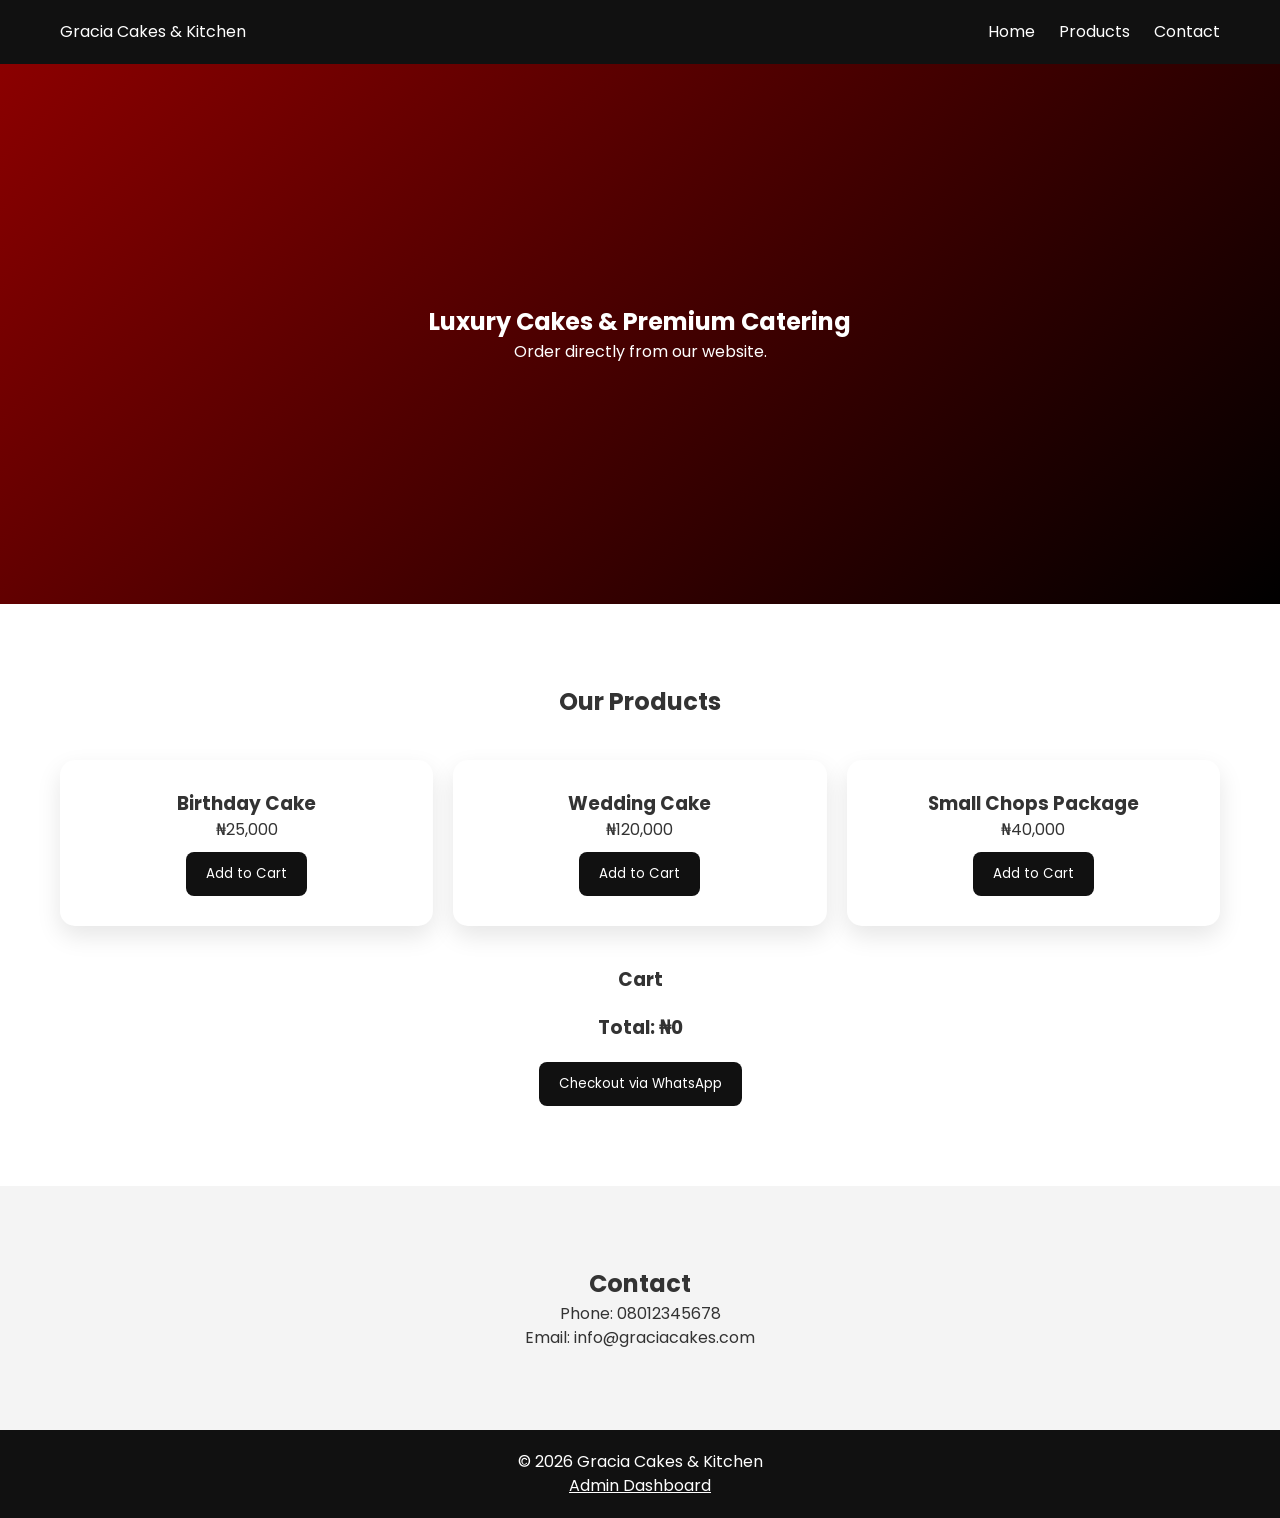
<file: index.html>
<!DOCTYPE html>
<html lang="en">
<head>
<meta charset="UTF-8">
<meta name="viewport" content="width=device-width, initial-scale=1.0">
<title>Gracia Cakes & Kitchen</title>
<link rel="stylesheet" href="style.css">
<link href="https://fonts.googleapis.com/css2?family=Poppins:wght@300;400;600;700&display=swap" rel="stylesheet">
</head>
<body>

<header>
  <div class="logo">Gracia Cakes & Kitchen</div>
  <nav>
    <a href="#home">Home</a>
    <a href="#products">Products</a>
    <a href="#contact">Contact</a>
  </nav>
</header>

<section id="home" class="hero">
  <h1>Luxury Cakes & Premium Catering</h1>
  <p>Order directly from our website.</p>
</section>

<section id="products" class="section">
<h2>Our Products</h2>
<div class="grid">

<div class="card">
<h3>Birthday Cake</h3>
<p>₦25,000</p>
<button onclick="addToCart('Birthday Cake',25000)">Add to Cart</button>
</div>

<div class="card">
<h3>Wedding Cake</h3>
<p>₦120,000</p>
<button onclick="addToCart('Wedding Cake',120000)">Add to Cart</button>
</div>

<div class="card">
<h3>Small Chops Package</h3>
<p>₦40,000</p>
<button onclick="addToCart('Small Chops Package',40000)">Add to Cart</button>
</div>

</div>

<h3 style="margin-top:40px;">Cart</h3>
<ul id="cart"></ul>
<h3 id="total">Total: ₦0</h3>
<button onclick="checkout()" class="btn">Checkout via WhatsApp</button>

</section>

<section id="contact" class="section light">
<h2>Contact</h2>
<p>Phone: 08012345678</p>
<p>Email: info@graciacakes.com</p>
</section>

<footer>
<p>© 2026 Gracia Cakes & Kitchen</p>
<a href="dashboard.html">Admin Dashboard</a>
</footer>

<script src="script.js"></script>
</body>
</html>
</file>
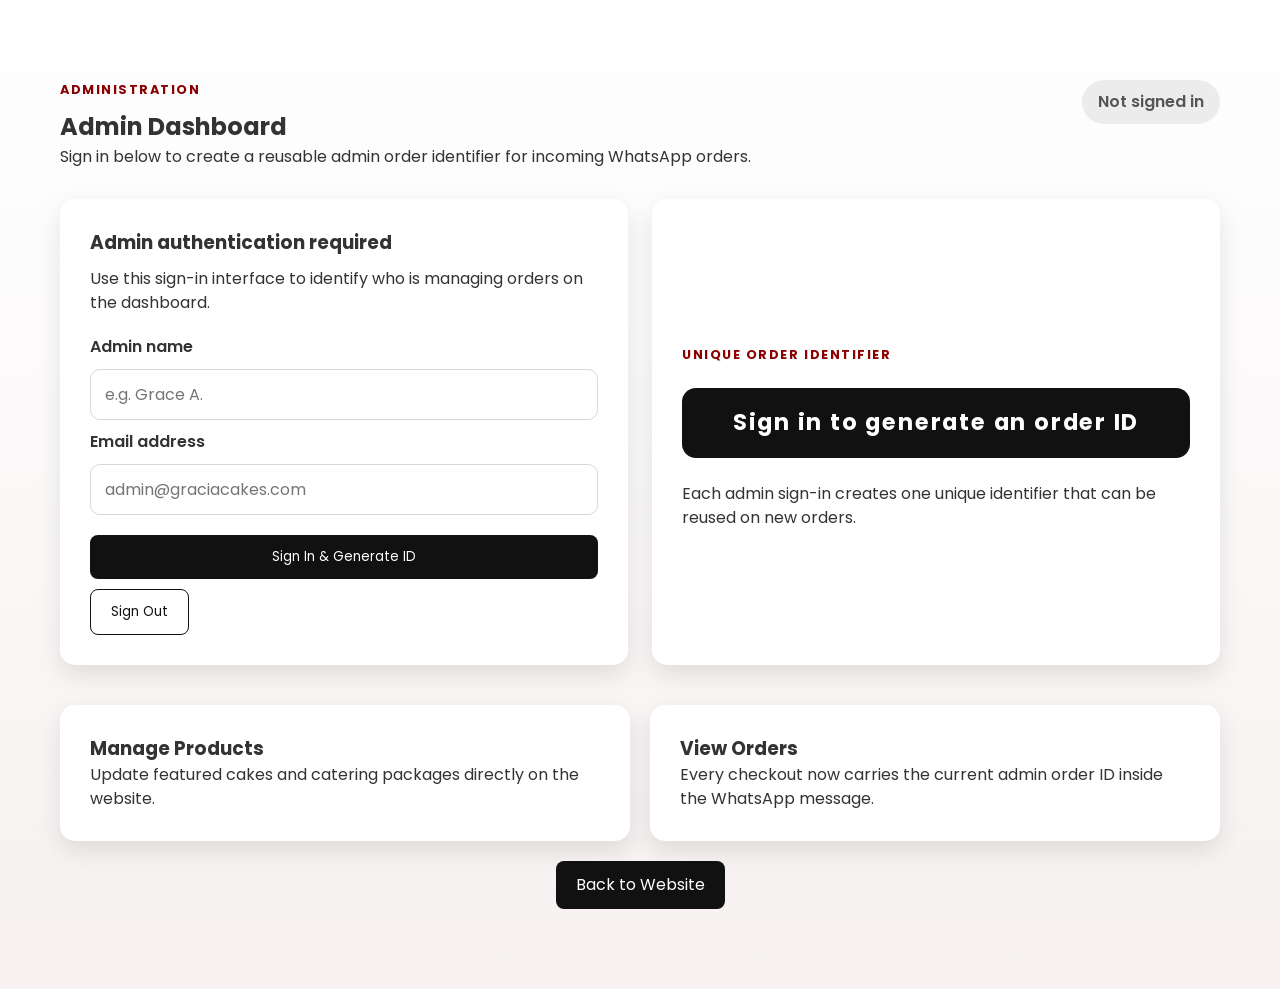
<file: dashboard.html>
<!DOCTYPE html>
<html lang="en">
<head>
<meta charset="UTF-8">
<meta name="viewport" content="width=device-width, initial-scale=1.0">
<title>Admin Dashboard</title>
<link rel="stylesheet" href="style.css">
<link href="https://fonts.googleapis.com/css2?family=Poppins:wght@300;400;600;700&display=swap" rel="stylesheet">
</head>
<body>
<section class="section dashboard-shell">
  <div class="dashboard-header">
    <div>
      <p class="eyebrow">Administration</p>
      <h2>Admin Dashboard</h2>
      <p>Sign in below to create a reusable admin order identifier for incoming WhatsApp orders.</p>
    </div>
    <span id="adminStatus" class="status-badge">Not signed in</span>
  </div>

  <div class="dashboard-layout">
    <div class="card admin-signin-card">
      <h3 id="adminWelcome">Admin authentication required</h3>
      <p>Use this sign-in interface to identify who is managing orders on the dashboard.</p>

      <form id="adminSignInForm" class="stacked-form">
        <label for="adminName">Admin name</label>
        <input id="adminName" name="adminName" type="text" placeholder="e.g. Grace A." required>

        <label for="adminEmail">Email address</label>
        <input id="adminEmail" name="adminEmail" type="email" placeholder="admin@graciacakes.com" required>

        <button type="submit">Sign In & Generate ID</button>
      </form>

      <button id="adminSignOut" class="secondary-btn" type="button" hidden>Sign Out</button>
    </div>

    <div class="card identifier-card">
      <p class="eyebrow">Unique order identifier</p>
      <div id="adminOrderIdBadge" class="identifier-badge">Sign in to generate an order ID</div>
      <p id="orderIdHint">Each admin sign-in creates one unique identifier that can be reused on new orders.</p>
    </div>
  </div>

  <div class="grid admin-grid">
    <div class="card">
      <h3>Manage Products</h3>
      <p>Update featured cakes and catering packages directly on the website.</p>
    </div>
    <div class="card">
      <h3>View Orders</h3>
      <p>Every checkout now carries the current admin order ID inside the WhatsApp message.</p>
    </div>
  </div>

  <a href="index.html" class="btn link-btn">Back to Website</a>
</section>
<script src="script.js"></script>
</body>
</html>
</file>
<file: style.css>
*{margin:0;padding:0;box-sizing:border-box;font-family:'Poppins',sans-serif}
body{background:#fff;color:#333;line-height:1.5}
header{display:flex;justify-content:space-between;align-items:center;padding:20px 60px;background:#111;color:#fff}
nav a{color:#fff;margin-left:20px;text-decoration:none}
.hero{height:60vh;background:linear-gradient(135deg,#8b0000,#000);color:#fff;display:flex;flex-direction:column;justify-content:center;align-items:center;text-align:center}
.section{padding:80px 60px;text-align:center}
.section.light{background:#f4f4f4}
.grid{display:grid;grid-template-columns:repeat(auto-fit,minmax(220px,1fr));gap:20px;margin-top:40px}
.card{padding:30px;background:#fff;border-radius:15px;box-shadow:0 10px 25px rgba(0,0,0,0.1)}
button,.link-btn{padding:12px 20px;margin-top:10px;border:none;border-radius:8px;background:#111;color:#fff;cursor:pointer;text-decoration:none;display:inline-block}
.secondary-btn{background:#fff;border:1px solid #111;color:#111}
.btn{margin-top:20px}
ul{list-style:none;margin-top:20px}
footer{background:#111;color:#fff;text-align:center;padding:20px}
footer a{color:#fff}
.eyebrow{letter-spacing:.12em;text-transform:uppercase;font-size:.8rem;color:#8b0000;font-weight:700;margin-bottom:10px}
.dashboard-shell{min-height:100vh;background:linear-gradient(180deg,#fff 0%,#f7f1f1 100%)}
.dashboard-header{display:flex;justify-content:space-between;align-items:flex-start;gap:20px;text-align:left;margin-bottom:30px}
.dashboard-layout{display:grid;grid-template-columns:repeat(auto-fit,minmax(280px,1fr));gap:24px;margin-top:20px;text-align:left}
.admin-signin-card p,.identifier-card p{margin-top:10px}
.stacked-form{display:flex;flex-direction:column;gap:10px;margin-top:20px}
.stacked-form label{font-weight:600}
.stacked-form input{padding:12px 14px;border:1px solid #d9d9d9;border-radius:10px;font-size:1rem}
.identifier-card{display:flex;flex-direction:column;justify-content:center}
.identifier-badge{margin:14px 0;padding:18px;border-radius:14px;background:#111;color:#fff;font-size:1.4rem;font-weight:700;letter-spacing:.08em;text-align:center}
.status-badge{display:inline-flex;align-items:center;justify-content:center;padding:10px 16px;border-radius:999px;background:#ececec;color:#555;font-weight:600;white-space:nowrap}
.status-badge.active{background:#dff6e3;color:#1f7a35}
.admin-grid .card{text-align:left}

@media (max-width: 720px){
  header{padding:20px;flex-direction:column;gap:12px}
  .section{padding:60px 20px}
  .dashboard-header{flex-direction:column}
}
</file>
